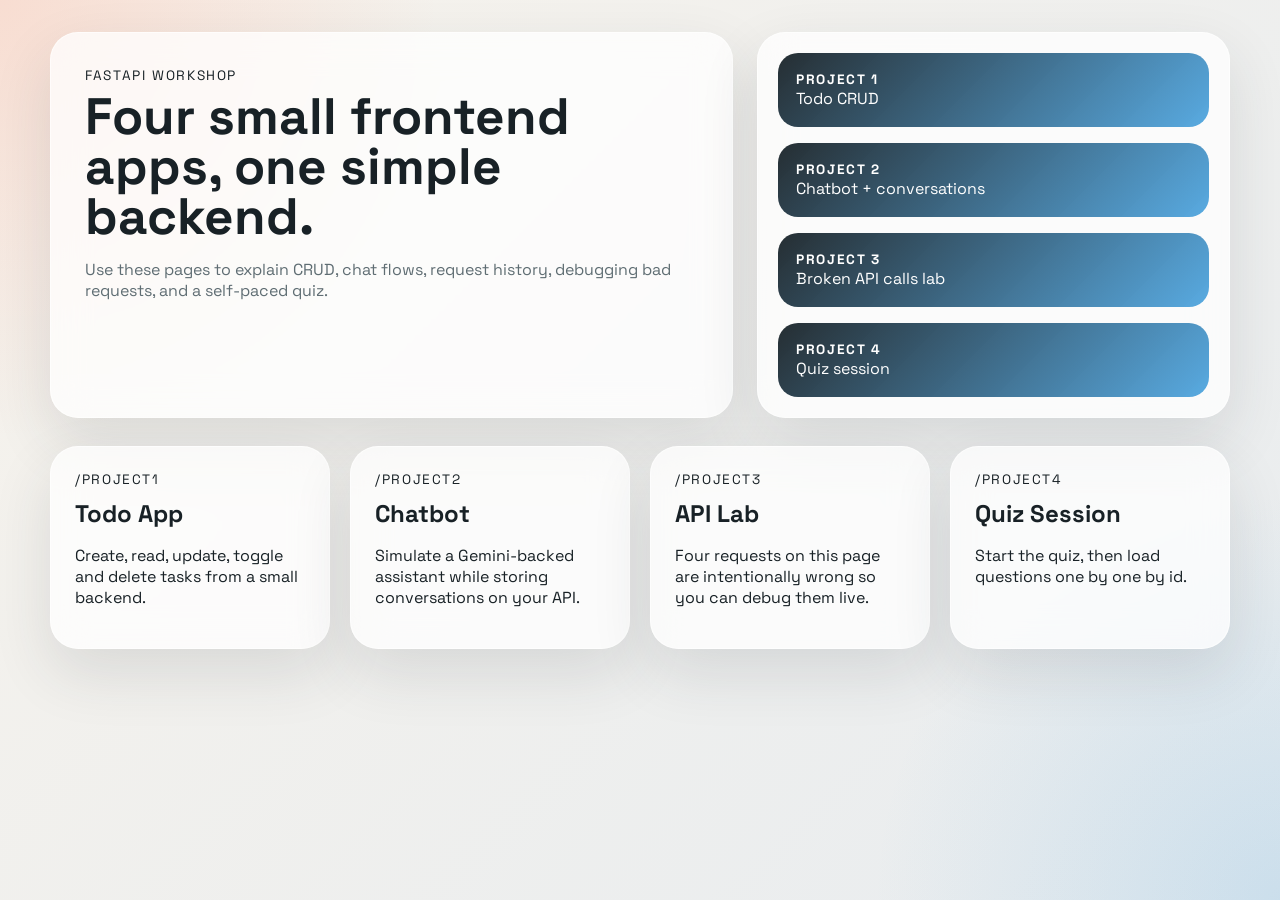
<file: static/index.html>
<!DOCTYPE html>
<html lang="en">
<head>
  <meta charset="UTF-8">
  <meta name="viewport" content="width=device-width, initial-scale=1.0">
  <title>Backend Workshop</title>
  <link rel="preconnect" href="https://fonts.googleapis.com">
  <link rel="preconnect" href="https://fonts.gstatic.com" crossorigin>
  <link href="https://fonts.googleapis.com/css2?family=Space+Grotesk:wght@400;500;700&display=swap" rel="stylesheet">
  <link rel="stylesheet" href="/static/css/style.css">
</head>
<body>
  <div class="page-shell">
    <section class="hero">
      <div class="hero-copy">
        <span class="eyebrow">FastAPI Workshop</span>
        <h1>Four small frontend apps, one simple backend.</h1>
        <p>Use these pages to explain CRUD, chat flows, request history, debugging bad requests, and a self-paced quiz.</p>
      </div>
      <div class="hero-panel">
        <div class="metric-card">
          <strong>Project 1</strong>
          <span>Todo CRUD</span>
        </div>
        <div class="metric-card">
          <strong>Project 2</strong>
          <span>Chatbot + conversations</span>
        </div>
        <div class="metric-card">
          <strong>Project 3</strong>
          <span>Broken API calls lab</span>
        </div>
        <div class="metric-card">
          <strong>Project 4</strong>
          <span>Quiz session</span>
        </div>
      </div>
    </section>

    <section class="grid-links">
      <a class="app-card" href="/todo">
        <span class="card-tag">/project1</span>
        <h2>Todo App</h2>
        <p>Create, read, update, toggle and delete tasks from a small backend.</p>
      </a>
      <a class="app-card" href="/chatbot">
        <span class="card-tag">/project2</span>
        <h2>Chatbot</h2>
        <p>Simulate a Gemini-backed assistant while storing conversations on your API.</p>
      </a>
      <a class="app-card" href="/api-lab">
        <span class="card-tag">/project3</span>
        <h2>API Lab</h2>
        <p>Four requests on this page are intentionally wrong so you can debug them live.</p>
      </a>
      <a class="app-card" href="/quiz">
        <span class="card-tag">/project4</span>
        <h2>Quiz Session</h2>
        <p>Start the quiz, then load questions one by one by id.</p>
      </a>
    </section>
  </div>
</body>
</html>
</file>
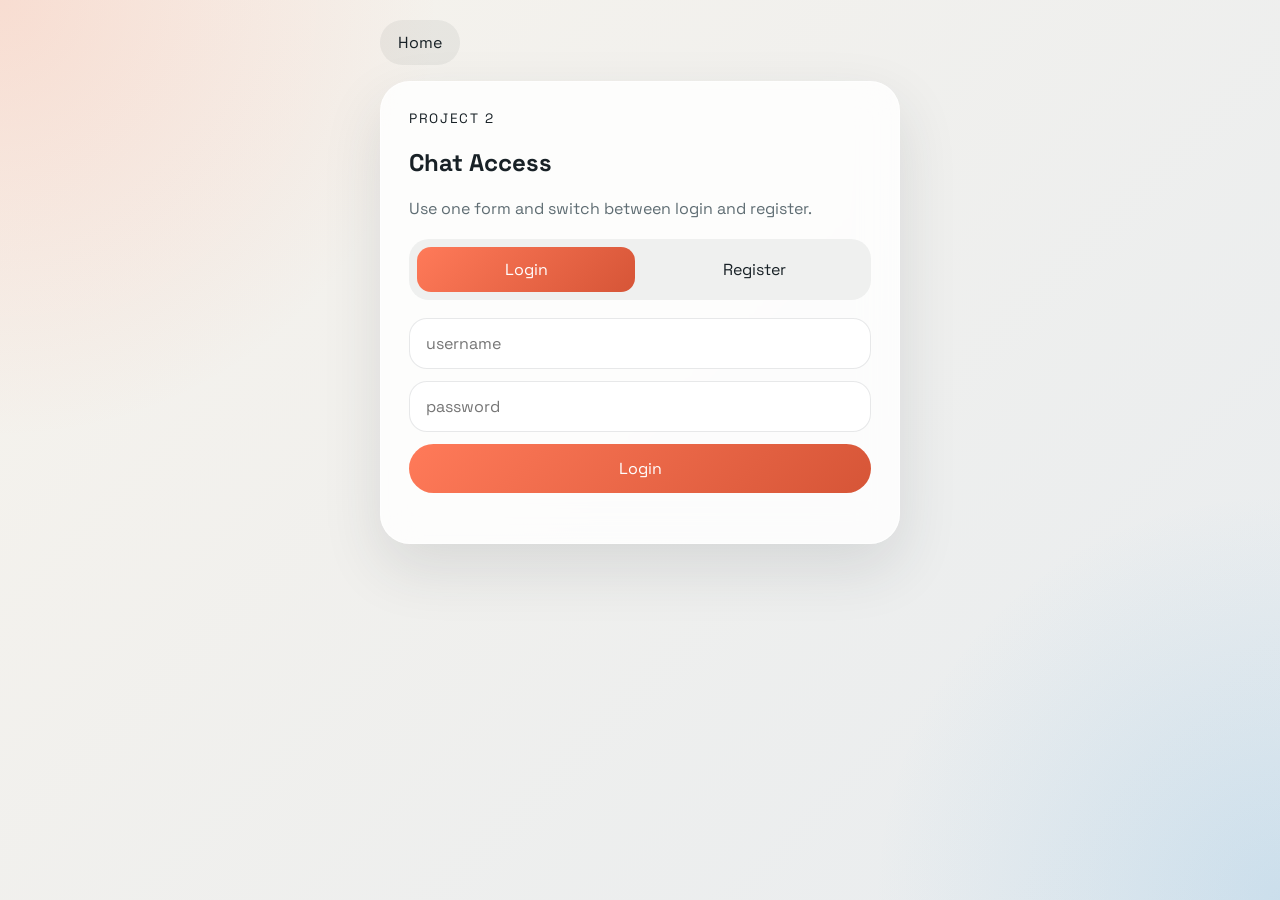
<file: static/chatbot-auth.html>
<!DOCTYPE html>
<html lang="en">
<head>
  <meta charset="UTF-8">
  <meta name="viewport" content="width=device-width, initial-scale=1.0">
  <title>Chatbot Auth</title>
  <link rel="preconnect" href="https://fonts.googleapis.com">
  <link rel="preconnect" href="https://fonts.gstatic.com" crossorigin>
  <link href="https://fonts.googleapis.com/css2?family=Space+Grotesk:wght@400;500;700&display=swap" rel="stylesheet">
  <link rel="stylesheet" href="/static/css/style.css">
</head>
<body>
  <div class="auth-shell">
    <a href="/" class="back-link">Home</a>

    <section class="auth-card">
      <span class="eyebrow">Project 2</span>
      <h1>Chat Access</h1>
      <p class="subtle">Use one form and switch between login and register.</p>

      <div class="auth-toggle">
        <button id="show-login" class="toggle-btn active" type="button">Login</button>
        <button id="show-register" class="toggle-btn" type="button">Register</button>
      </div>

      <form id="auth-form" class="stack">
        <input id="auth-username" class="field" type="text" placeholder="username">
        <input id="auth-password" class="field" type="password" placeholder="password">
        <button id="auth-submit" class="primary-btn" type="submit">Login</button>
      </form>

      <div id="auth-message" class="message"></div>
    </section>
  </div>

  <div id="register-success-modal" class="modal hidden">
    <div class="modal-card">
      <div class="section-head">
        <h2>Account created</h2>
      </div>
      <p class="subtle">Your account was created successfully.</p>
      <button id="close-success-modal" class="primary-btn" type="button">OK</button>
    </div>
  </div>

  <script src="/static/js/config.js"></script>
  <script src="/static/js/chatbot-auth.js"></script>
</body>
</html>
</file>
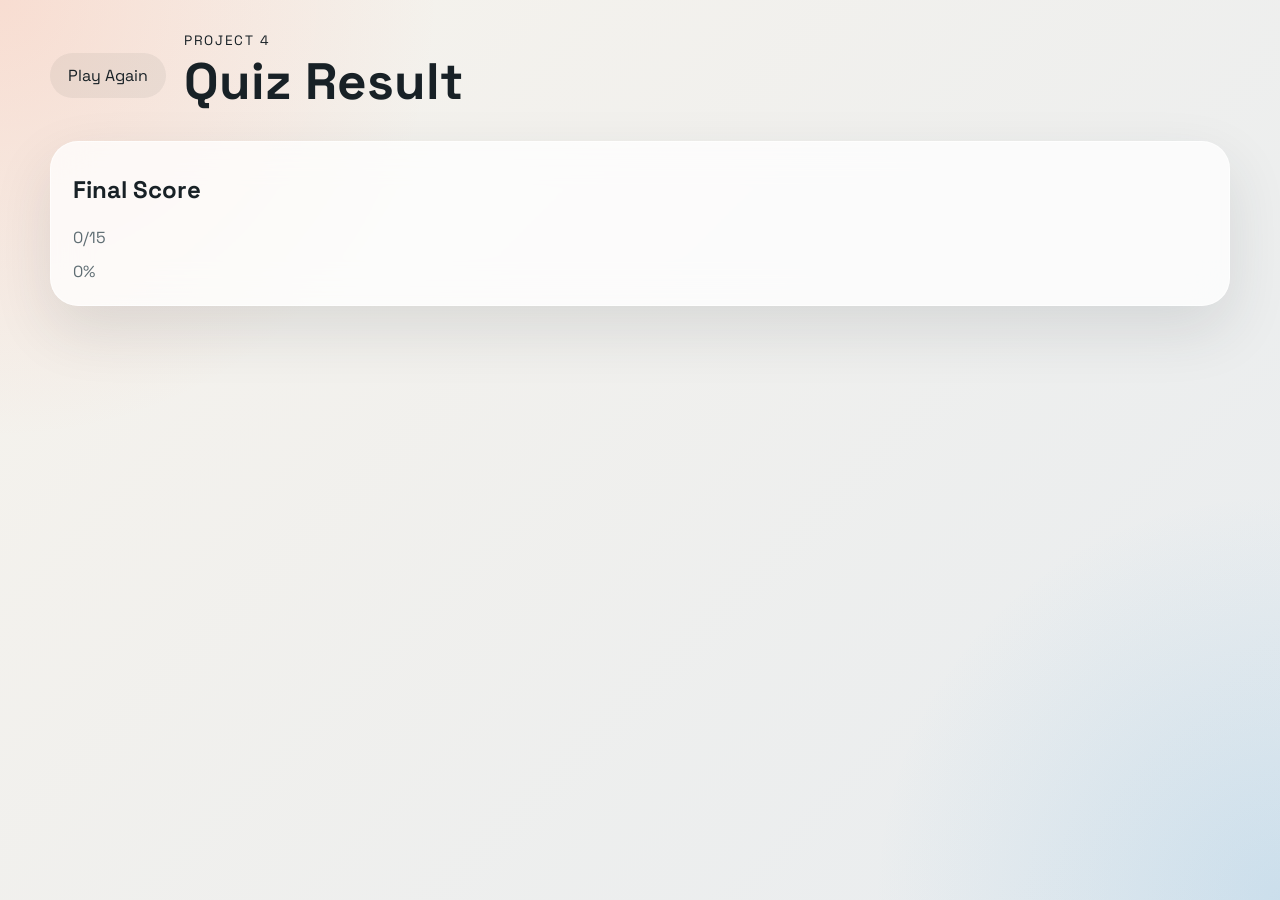
<file: static/quiz-result.html>
<!DOCTYPE html>
<html lang="en">
<head>
  <meta charset="UTF-8">
  <meta name="viewport" content="width=device-width, initial-scale=1.0">
  <title>Quiz Result</title>
  <link rel="preconnect" href="https://fonts.googleapis.com">
  <link rel="preconnect" href="https://fonts.gstatic.com" crossorigin>
  <link href="https://fonts.googleapis.com/css2?family=Space+Grotesk:wght@400;500;700&display=swap" rel="stylesheet">
  <link rel="stylesheet" href="/static/css/style.css">
</head>
<body>
  <div class="app-shell">
    <header class="topbar">
      <a href="/quiz" class="back-link">Play Again</a>
      <div>
        <span class="eyebrow">Project 4</span>
        <h1>Quiz Result</h1>
      </div>
    </header>

    <main>
      <section class="panel stack">
        <h2>Final Score</h2>
        <div id="final-score" class="message"></div>
        <div id="final-percent" class="message"></div>
      </section>
    </main>
  </div>

  <script src="/static/js/quiz-result.js"></script>
</body>
</html>
</file>
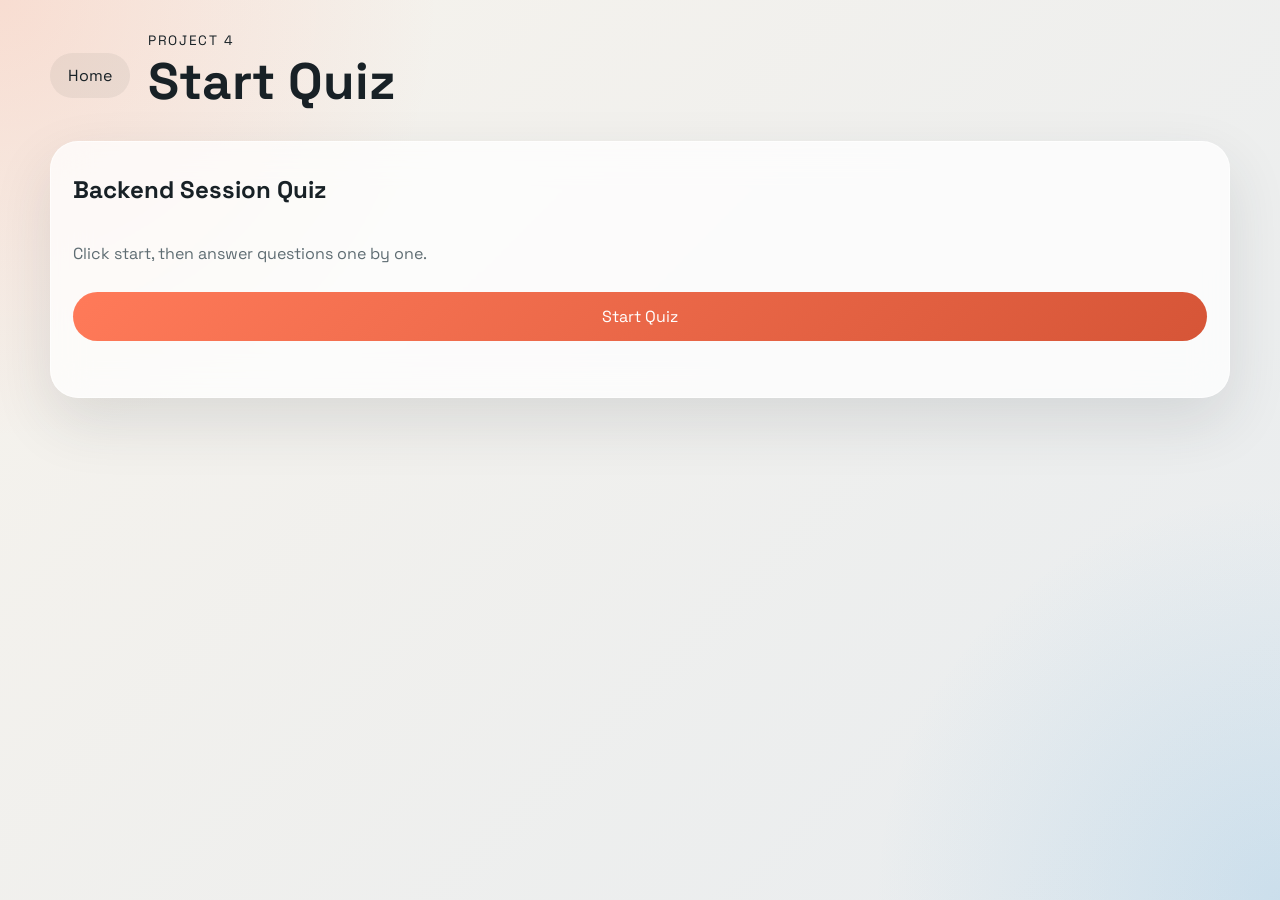
<file: static/quiz-start.html>
<!DOCTYPE html>
<html lang="en">
<head>
  <meta charset="UTF-8">
  <meta name="viewport" content="width=device-width, initial-scale=1.0">
  <title>Quiz Start</title>
  <link rel="preconnect" href="https://fonts.googleapis.com">
  <link rel="preconnect" href="https://fonts.gstatic.com" crossorigin>
  <link href="https://fonts.googleapis.com/css2?family=Space+Grotesk:wght@400;500;700&display=swap" rel="stylesheet">
  <link rel="stylesheet" href="/static/css/style.css">
</head>
<body>
  <div class="app-shell">
    <header class="topbar">
      <a href="/" class="back-link">Home</a>
      <div>
        <span class="eyebrow">Project 4</span>
        <h1>Start Quiz</h1>
      </div>
    </header>

    <main>
      <section class="panel stack">
        <h2>Backend Session Quiz</h2>
        <p class="subtle">Click start, then answer questions one by one.</p>
        <button id="start-button" class="primary-btn" type="button">Start Quiz</button>
        <div id="start-message" class="message"></div>
      </section>
    </main>
  </div>

  <script src="/static/js/config.js"></script>
  <script src="/static/js/quiz-start.js"></script>
</body>
</html>
</file>
<file: static/css/style.css>
:root {
  --bg: #f2efe8;
  --panel: rgba(255, 255, 255, 0.74);
  --text: #182126;
  --muted: #5f6d73;
  --line: rgba(24, 33, 38, 0.1);
  --accent: #ff7a59;
  --accent-dark: #d65537;
  --accent-soft: rgba(255, 122, 89, 0.14);
  --shadow: 0 24px 60px rgba(42, 53, 61, 0.12);
}

* {
  box-sizing: border-box;
}

body {
  margin: 0;
  min-height: 100vh;
  font-family: "Space Grotesk", sans-serif;
  color: var(--text);
  background:
    radial-gradient(circle at top left, rgba(255, 122, 89, 0.18), transparent 28%),
    radial-gradient(circle at bottom right, rgba(52, 152, 219, 0.16), transparent 26%),
    linear-gradient(135deg, #f7f3ec 0%, #e8ecef 100%);
}

a {
  color: inherit;
  text-decoration: none;
}

.page-shell,
.app-shell {
  width: min(1180px, calc(100% - 32px));
  margin: 0 auto;
  padding: 32px 0 48px;
}

.auth-shell {
  width: min(520px, calc(100% - 32px));
  margin: 0 auto;
  padding: 32px 0 48px;
}

.hero {
  display: grid;
  grid-template-columns: 1.3fr 0.9fr;
  gap: 24px;
  align-items: stretch;
  margin-bottom: 28px;
}

.hero-copy,
.hero-panel,
.panel,
.app-card {
  backdrop-filter: blur(18px);
  background: var(--panel);
  border: 1px solid rgba(255, 255, 255, 0.6);
  border-radius: 28px;
  box-shadow: var(--shadow);
}

.hero-copy {
  padding: 34px;
}

.hero-copy h1,
.topbar h1 {
  margin: 8px 0 12px;
  font-size: clamp(2rem, 4vw, 4rem);
  line-height: 0.98;
}

.hero-copy p,
.subtle,
.message,
.todo-meta,
.conversation-meta {
  color: var(--muted);
}

.hero-panel {
  display: grid;
  gap: 16px;
  padding: 20px;
}

.metric-card {
  padding: 18px;
  border-radius: 20px;
  background: linear-gradient(135deg, rgba(24, 33, 38, 0.94), rgba(52, 152, 219, 0.82));
  color: white;
}

.metric-card strong,
.card-tag,
.eyebrow {
  display: block;
  font-size: 0.85rem;
  text-transform: uppercase;
  letter-spacing: 0.12em;
}

.grid-links {
  display: grid;
  grid-template-columns: repeat(4, minmax(0, 1fr));
  gap: 20px;
}

.app-card {
  padding: 24px;
  transition: transform 180ms ease, box-shadow 180ms ease;
}

.app-card:hover {
  transform: translateY(-4px);
  box-shadow: 0 32px 70px rgba(42, 53, 61, 0.18);
}

.app-card h2,
.panel h2 {
  margin: 10px 0 10px;
}

.topbar {
  display: flex;
  align-items: center;
  gap: 18px;
  margin-bottom: 22px;
}

.back-link,
.ghost-btn,
.primary-btn {
  border-radius: 999px;
  font: inherit;
  border: none;
  cursor: pointer;
}

.back-link,
.ghost-btn {
  padding: 12px 18px;
  background: rgba(24, 33, 38, 0.06);
}

.primary-btn {
  padding: 14px 18px;
  color: white;
  background: linear-gradient(135deg, var(--accent), var(--accent-dark));
}

.primary-btn:disabled {
  opacity: 0.7;
  cursor: wait;
}

.primary-link {
  display: inline-flex;
  align-items: center;
  justify-content: center;
  padding: 14px 18px;
  border-radius: 999px;
  color: white;
  background: linear-gradient(135deg, var(--accent), var(--accent-dark));
}

.two-column {
  display: grid;
  grid-template-columns: 0.95fr 1.05fr;
  gap: 20px;
}

.chat-layout {
  display: grid;
  grid-template-columns: 340px 1fr;
  gap: 20px;
}

.panel {
  padding: 22px;
}

.auth-card {
  margin-top: 28px;
  padding: 28px;
  backdrop-filter: blur(18px);
  background: rgba(255, 255, 255, 0.82);
  border: 1px solid rgba(255, 255, 255, 0.6);
  border-radius: 30px;
  box-shadow: var(--shadow);
}

.auth-toggle {
  display: grid;
  grid-template-columns: 1fr 1fr;
  gap: 10px;
  margin: 20px 0 18px;
  padding: 8px;
  border-radius: 20px;
  background: rgba(24, 33, 38, 0.06);
}

.toggle-btn {
  padding: 12px 14px;
  border: none;
  border-radius: 14px;
  background: transparent;
  color: var(--text);
  font: inherit;
  cursor: pointer;
}

.toggle-btn.active {
  color: white;
  background: linear-gradient(135deg, var(--accent), var(--accent-dark));
}

.stack {
  display: grid;
  gap: 12px;
}

.field {
  width: 100%;
  padding: 14px 16px;
  border-radius: 18px;
  border: 1px solid var(--line);
  background: rgba(255, 255, 255, 0.9);
  font: inherit;
  color: var(--text);
}

.field:focus {
  outline: 2px solid rgba(255, 122, 89, 0.32);
  border-color: transparent;
}

.field:disabled {
  opacity: 0.7;
  cursor: wait;
}

.area {
  min-height: 132px;
  resize: vertical;
}

.section-head {
  display: flex;
  justify-content: space-between;
  align-items: center;
  gap: 12px;
  margin-bottom: 14px;
}

.todo-card,
.conversation-card,
.snippet-card,
.quiz-card,
.quiz-session-card {
  padding: 16px;
  border-radius: 22px;
  background: rgba(255, 255, 255, 0.72);
  border: 1px solid rgba(24, 33, 38, 0.08);
}

.todo-card.completed {
  opacity: 0.72;
}

.todo-actions,
.snippet-actions {
  display: flex;
  flex-wrap: wrap;
  gap: 10px;
  margin-top: 12px;
}

.mini-btn {
  padding: 9px 12px;
  border-radius: 999px;
  border: none;
  background: var(--accent-soft);
  color: var(--text);
  cursor: pointer;
  font: inherit;
}

.chat-panel {
  display: grid;
  grid-template-rows: 1fr auto;
  min-height: 70vh;
}

.chat-messages {
  display: grid;
  gap: 12px;
  align-content: start;
  overflow: auto;
  padding-right: 4px;
}

.bubble {
  max-width: min(78%, 680px);
  padding: 14px 16px;
  border-radius: 20px;
  line-height: 1.45;
}

.bubble.user {
  justify-self: end;
  background: linear-gradient(135deg, rgba(255, 122, 89, 0.98), rgba(214, 85, 55, 0.95));
  color: white;
}

.bubble.assistant {
  justify-self: start;
  background: rgba(24, 33, 38, 0.08);
}

.chat-form {
  display: grid;
  grid-template-columns: 1fr auto;
  gap: 12px;
  padding-top: 16px;
}

.message {
  min-height: 22px;
}

.quiz-layout {
  align-items: start;
}

.quiz-session-card p {
  margin: 8px 0 0;
  color: var(--muted);
}

.quiz-session-meta {
  display: flex;
  flex-wrap: wrap;
  gap: 10px;
  margin-top: 12px;
  color: var(--muted);
  font-size: 0.95rem;
}

.participant-badge {
  padding: 12px 14px;
  border-radius: 18px;
  background: rgba(52, 152, 219, 0.12);
  color: #1f5f8b;
}

.hidden {
  display: none;
}

.quiz-question-head {
  display: grid;
  gap: 10px;
  margin-bottom: 14px;
}

.quiz-options {
  display: grid;
  gap: 10px;
}

.quiz-option {
  display: flex;
  gap: 12px;
  align-items: flex-start;
  padding: 12px 14px;
  border-radius: 18px;
  background: rgba(24, 33, 38, 0.05);
}

.quiz-answer {
  margin-top: 14px;
  font-size: 0.95rem;
}

.quiz-answer.correct {
  color: #0d7a46;
}

.quiz-answer.wrong {
  color: #ad3f2f;
}

.modal {
  position: fixed;
  inset: 0;
  display: grid;
  place-items: center;
  padding: 20px;
  background: rgba(24, 33, 38, 0.36);
  backdrop-filter: blur(6px);
}

.modal.hidden {
  display: none;
}

.modal-card {
  width: min(520px, 100%);
  padding: 22px;
  border-radius: 28px;
  background: rgba(255, 255, 255, 0.94);
  box-shadow: 0 24px 60px rgba(42, 53, 61, 0.2);
}

@media (max-width: 900px) {
  .hero,
  .grid-links,
  .two-column,
  .chat-layout {
    grid-template-columns: 1fr;
  }

  .chat-panel {
    min-height: 56vh;
  }
}
</file>
